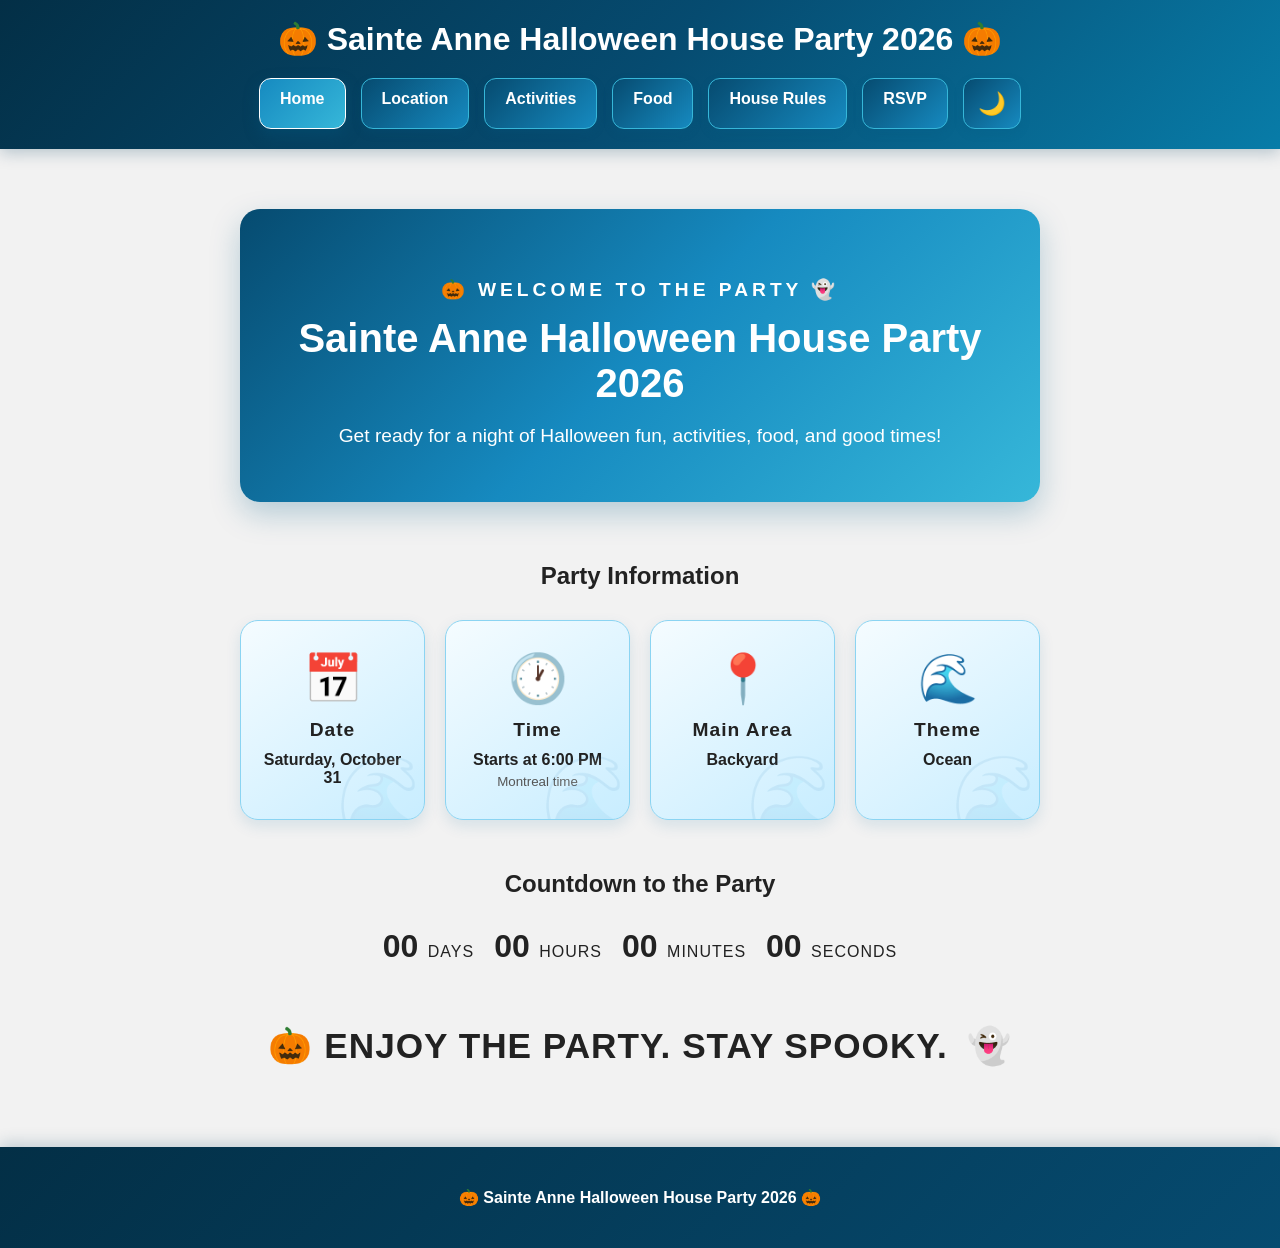
<file: index.html>
<!DOCTYPE html>
<html lang="en">

<head>
    <meta charset="UTF-8">
    <meta name="viewport" content="width=device-width, initial-scale=1.0">
    <title>Home | Sainte Anne Halloween House Party 2026</title>
    <link rel="stylesheet" href="style.css">
    <link rel="icon" type="image/png" href="favicon.png">
</head>

<body>
    <header>
        <h1>🎃 Sainte Anne Halloween House Party 2026 🎃</h1>

        <nav>
            <a href="index.html" class="active">Home</a>
            <a href="location.html">Location</a>
            <a href="activities.html">Activities</a>
            <a href="food.html">Food</a>
            <a href="rules.html">House Rules</a>
            <a href="https://docs.google.com/forms/d/e/1FAIpQLScJfGGc5i46G2d2zYc31j4U_l3uGAt6Nqcpy2O8xJawm2B4Yw/viewform" target="_blank">RSVP</a>
            <button id="theme-toggle" type="button" title="Toggle dark/light mode">🌙</button>
        </nav>

    </header>

    <main>
        <section class="hero-section">
            <p class="section-label">🎃 WELCOME TO THE PARTY 👻</p>
            <h2>Sainte Anne Halloween House Party 2026</h2>
            <p class="hero-intro">
                Get ready for a night of Halloween fun, activities, food, and good times!
            </p>
        </section>

        <h2>Party Information</h2>

        <div class="party-info">

            <div class="info-card">
                <span class="info-icon">📅</span>
                <h3>Date</h3>
                <p>Saturday, October <span class="date-number">31</span></p>
            </div>

            <div class="info-card">
                <span class="info-icon">🕐</span>
                <h3>Time</h3>
                <p>Starts at 6:00 PM</p>
                <small>Montreal time</small>
            </div>

            <div class="info-card">
                <span class="info-icon">📍</span>
                <h3>Main Area</h3>
                <p>Backyard</p>
            </div>

            <div class="info-card">
                <span class="info-icon">🌊</span>
                <h3>Theme</h3>
                <p>Ocean</p>
            </div>

        </div>

        <h2>Countdown to the Party</h2>
        <div id="countdown">
            <div>
                <span id="days">00</span>
                <small>DAYS</small>
            </div>

            <div>
                <span id="hours">00</span>
                <small>HOURS</small>
            </div>

            <div>
                <span id="minutes">00</span>
                <small>MINUTES</small>
            </div>

            <div>
                <span id="seconds">00</span>
                <small>SECONDS</small>
            </div>
        </div>

        <p class="party-closing">
            🎃 ENJOY THE PARTY. STAY SPOOKY.
            <span class="spooky-ghost">👻</span>
        </p>
    </main>

    <footer>
        <p>🎃 Sainte Anne Halloween House Party 2026 🎃</p>
    </footer>

    <script src="script.js" defer></script>
</body>

</html>
</file>
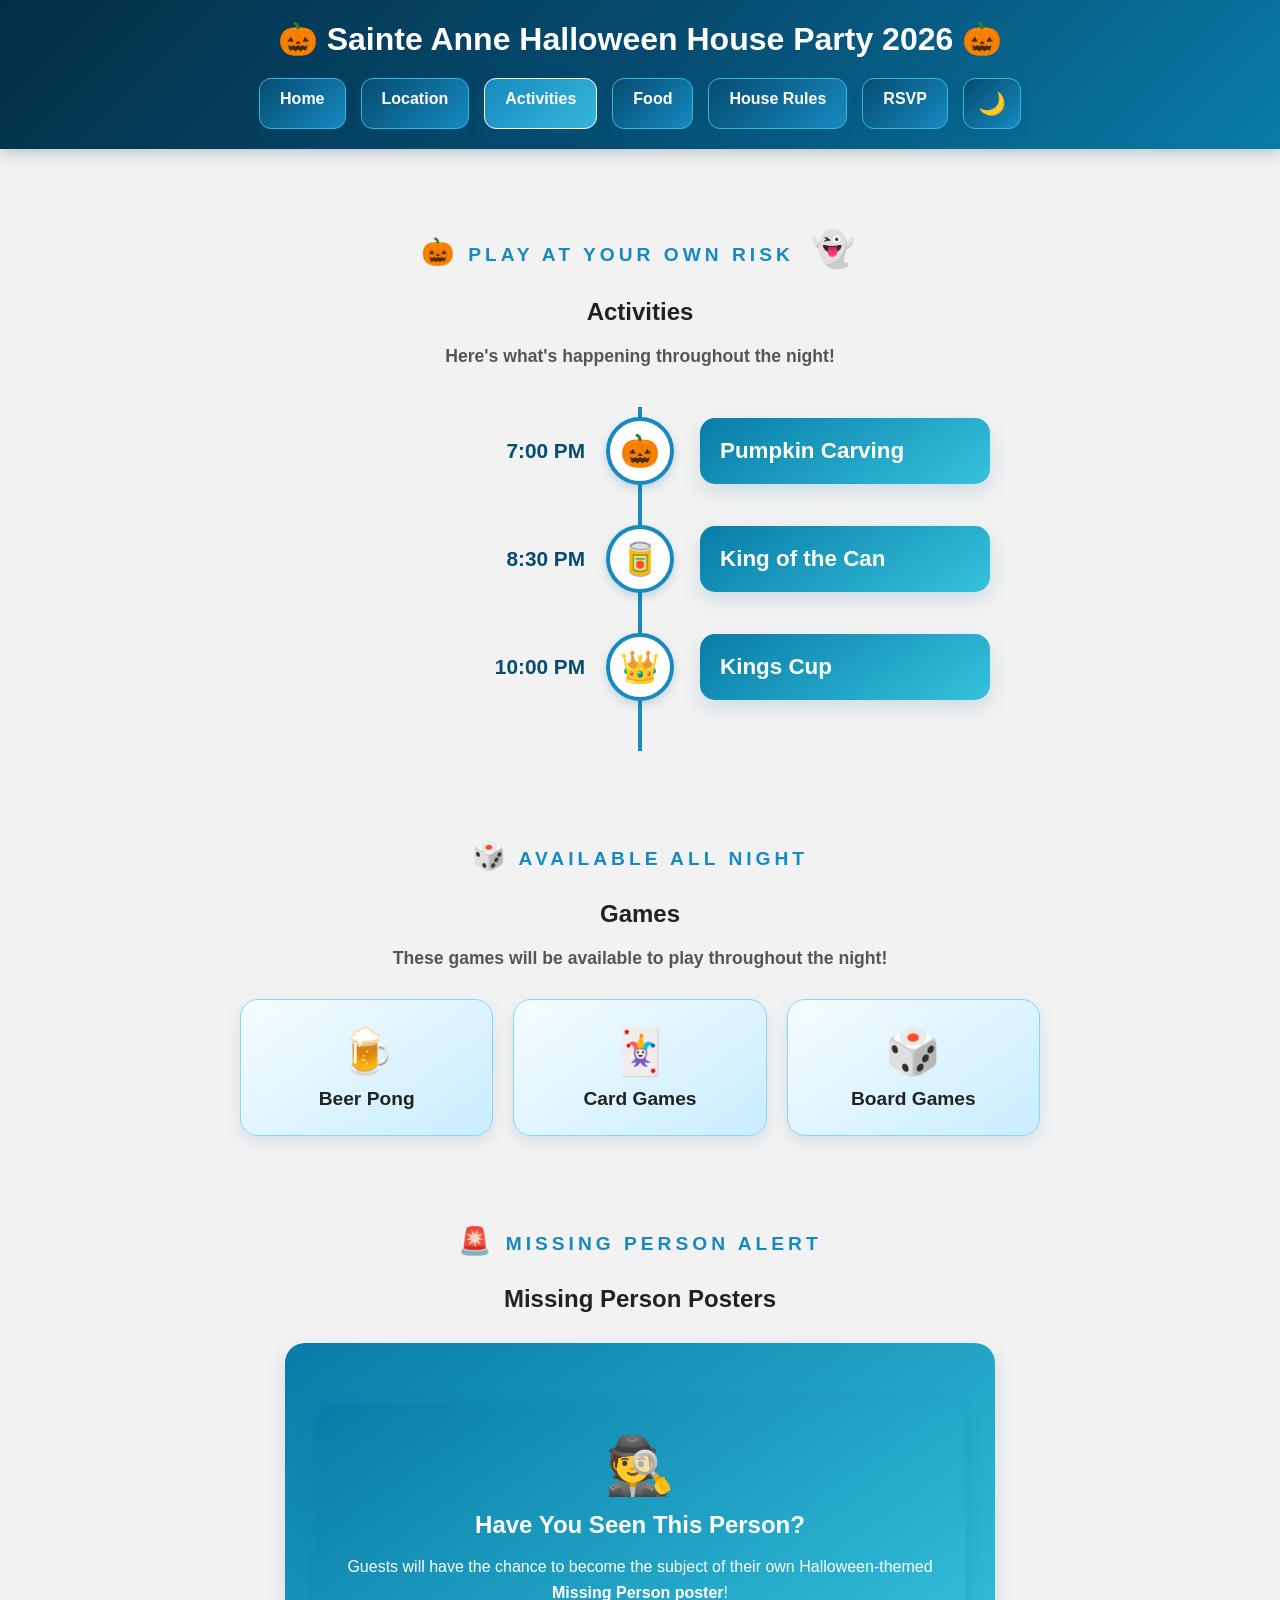
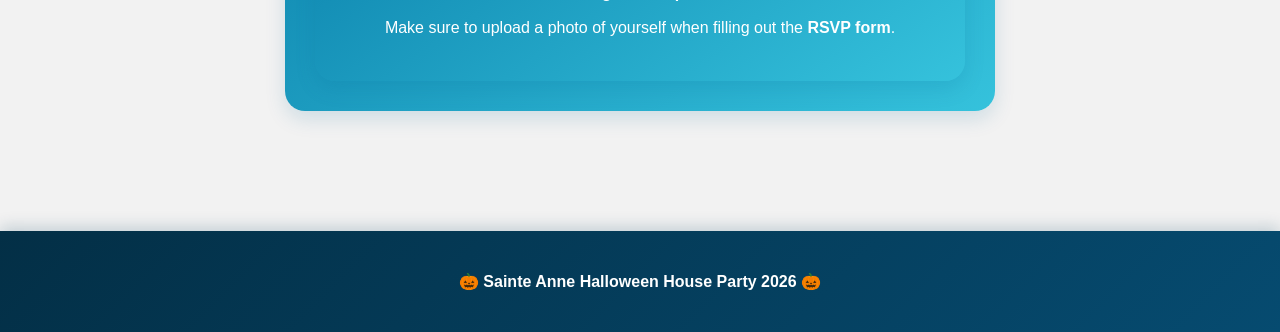
<file: activities.html>
<!DOCTYPE html>
<html lang="en">

<head>
    <meta charset="UTF-8">
    <meta name="viewport" content="width=device-width, initial-scale=1.0">
    <title>Activities | Sainte Anne Halloween House Party 2026</title>
    <link rel="stylesheet" href="style.css">
    <link rel="icon" type="image/png" href="favicon.png">
</head>

<body>
    <header>
        <h1>🎃 Sainte Anne Halloween House Party 2026 🎃</h1>

        <nav>
            <a href="index.html">Home</a>
            <a href="location.html">Location</a>
            <a href="activities.html" class="active">Activities</a>
            <a href="food.html">Food</a>
            <a href="rules.html">House Rules</a>
            <a href="https://docs.google.com/forms/d/e/1FAIpQLScJfGGc5i46G2d2zYc31j4U_l3uGAt6Nqcpy2O8xJawm2B4Yw/viewform" target="_blank">RSVP</a>
            <button id="theme-toggle" type="button" title="Toggle dark/light mode">🌙</button>
        </nav>

    </header>

    <main>
        <section class="activities-section">

            <p class="section-label">
                <span class="label-icon">🎃</span> PLAY AT YOUR OWN RISK <span class="spooky-ghost">👻</span>
            </p>

            <h2>Activities</h2>
            <p class="section-intro">
                Here's what's happening throughout the night!
            </p>

            <div class="activity-timeline">

                <div class="timeline-item">
                    <div class="timeline-time">7:00 PM</div>

                    <div class="timeline-dot">🎃</div>

                    <div class="timeline-content">
                        <h3>Pumpkin Carving</h3>
                    </div>
                </div>

                <div class="timeline-item">
                    <div class="timeline-time">8:30 PM</div>

                    <div class="timeline-dot">🥫</div>

                    <div class="timeline-content">
                        <h3>King of the Can</h3>
                    </div>
                </div>

                <div class="timeline-item">
                    <div class="timeline-time">10:00 PM</div>

                    <div class="timeline-dot">👑</div>

                    <div class="timeline-content">
                        <h3>Kings Cup</h3>
                    </div>
                </div>

            </div>

            <section class="all-night-section">

                <p class="section-label">
                    <span class="label-icon">🎲</span> AVAILABLE ALL NIGHT
                </p>

                <h2>Games</h2>

                <p class="section-intro">
                    These games will be available to play throughout the night!
                </p>

                <div class="all-night-games">

                    <div class="game-card">
                        <span>🍺</span>
                        <h3>Beer Pong</h3>
                    </div>

                    <div class="game-card">
                        <span>🃏</span>
                        <h3>Card Games</h3>
                    </div>

                    <div class="game-card">
                        <span>🎲</span>
                        <h3>Board Games</h3>
                    </div>

                </div>
            </section>

            <section class="missing-person-section">
                <p class="section-label">
                    <span class="label-icon">🚨</span> MISSING PERSON ALERT
                </p>

                <h2>Missing Person Posters</h2>

                <div class="missing-person-card">
                    <div class="missing-person-card">

                        <span class="missing-person-icon">🕵️</span>

                        <h3>Have You Seen This Person?</h3>

                        <p>
                            Guests will have the chance to become the subject of their own
                            Halloween-themed <strong>Missing Person poster</strong>!
                        </p>

                        <p>
                            Make sure to upload a photo of yourself when filling out the
                            <strong>RSVP form</strong>.
                        </p>
                    </div>

            </section>

        </section>
    </main>

    <footer>
        <p>🎃 Sainte Anne Halloween House Party 2026 🎃</p>
    </footer>

    <script src="script.js" defer></script>
</body>

</html>
</file>
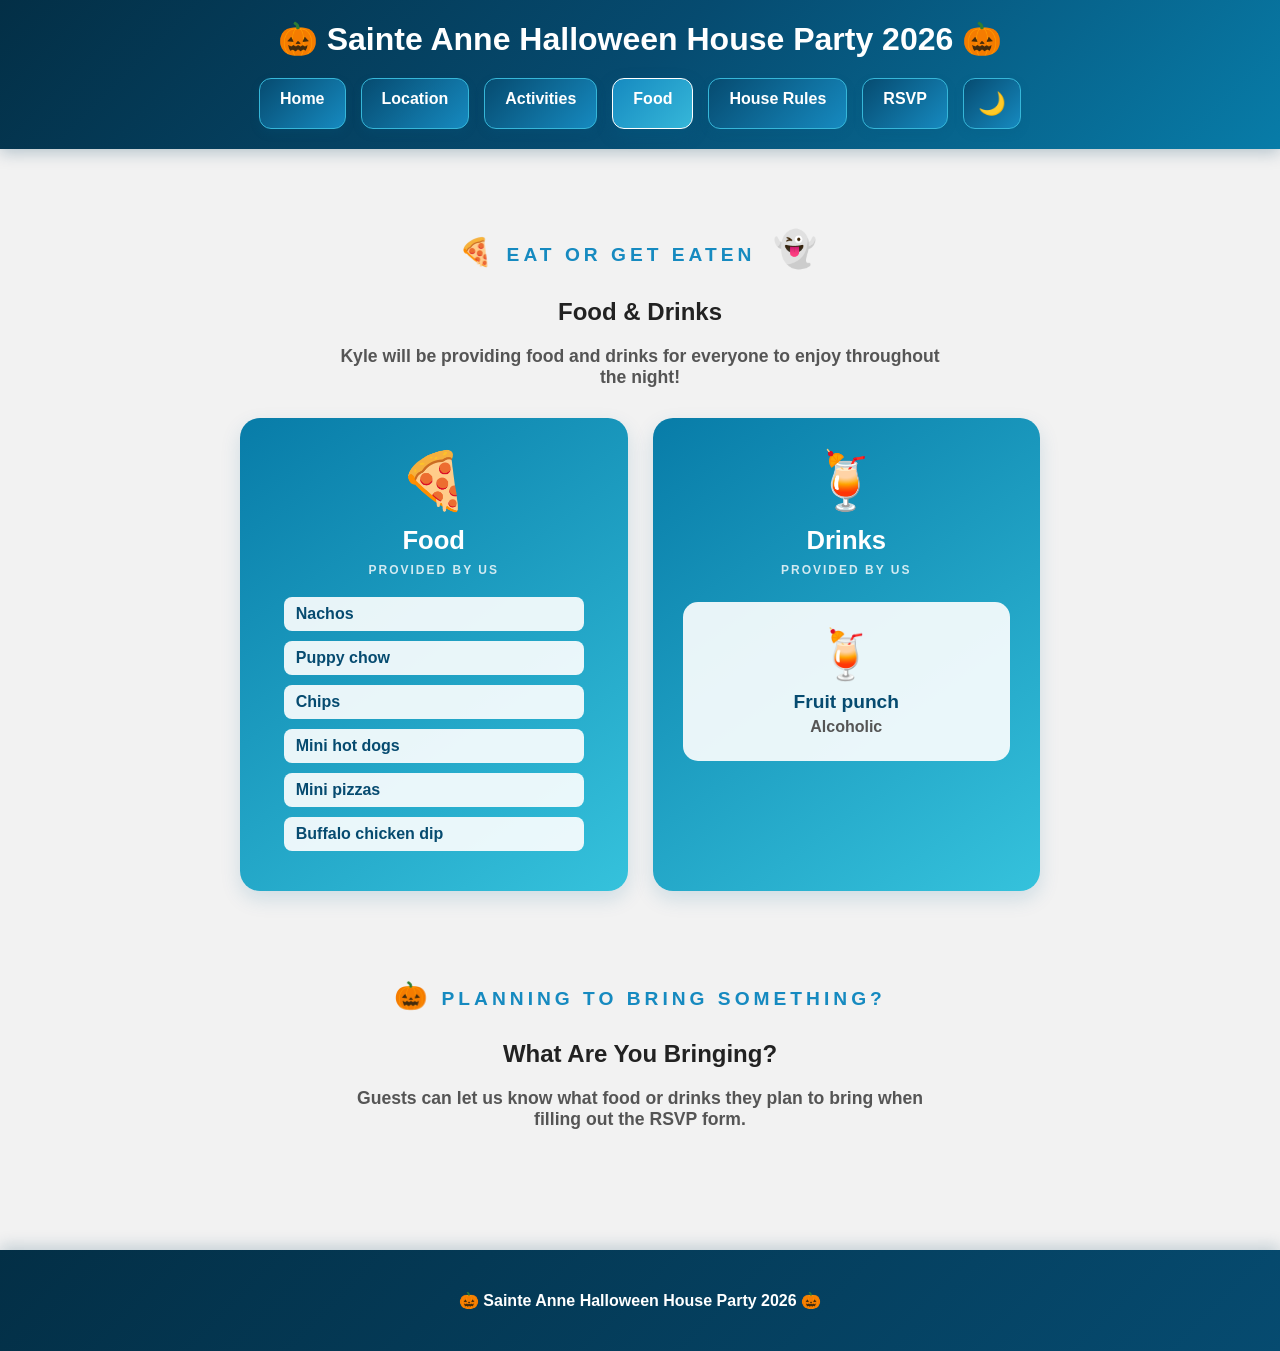
<file: food.html>
<!DOCTYPE html>
<html lang="en">

<head>
    <meta charset="UTF-8">
    <meta name="viewport" content="width=device-width, initial-scale=1.0">
    <title>Food | Sainte Anne Halloween House Party 2026</title>
    <link rel="stylesheet" href="style.css">
    <link rel="icon" type="image/png" href="favicon.png">
</head>

<body>
    <header>
        <h1>🎃 Sainte Anne Halloween House Party 2026 🎃</h1>

        <nav>
            <a href="index.html">Home</a>
            <a href="location.html">Location</a>
            <a href="activities.html">Activities</a>
            <a href="food.html" class="active">Food</a>
            <a href="rules.html">House Rules</a>
            <a href="https://docs.google.com/forms/d/e/1FAIpQLScJfGGc5i46G2d2zYc31j4U_l3uGAt6Nqcpy2O8xJawm2B4Yw/viewform" target="_blank">RSVP</a>
            <button id="theme-toggle" type="button" title="Toggle dark/light mode">🌙</button>
        </nav>

    </header>

    <main>
        <section class="food-section">
            <p class="section-label">
                <span class="label-icon">🍕</span> EAT OR GET EATEN <span class="spooky-ghost">👻</span>
            </p>

            <h2>Food & Drinks</h2>

            <p class="section-intro">
                Kyle will be providing food and drinks for everyone to enjoy throughout the night!
            </p>

            <div class="food-categories">

                <div class="food-card featured">
                    <span class="food-icon">🍕</span>

                    <h3>Food</h3>

                    <p class="food-type">PROVIDED BY US</p>

                    <ul>
                        <li>Nachos</li>
                        <li>Puppy chow</li>
                        <li>Chips</li>
                        <li>Mini hot dogs</li>
                        <li>Mini pizzas</li>
                        <li>Buffalo chicken dip</li>
                    </ul>
                </div>

                <div class="food-card featured">
                    <span class="food-icon">🍹</span>

                    <h3>Drinks</h3>

                    <p class="food-type">PROVIDED BY US</p>

                    <div class="featured-drink">
                        <span>🍹</span>
                        <p>Fruit punch</p>
                        <small>Alcoholic</small>
                    </div>
                </div>
            </div>

            <section class="guest-food-section">

                <p class="section-label">
                    <span class="label-icon">🎃</span> PLANNING TO BRING SOMETHING?
                </p>

                <h2>What Are You Bringing?</h2>

                <p class="section-intro">
                    Guests can let us know what food or drinks they plan to bring when filling out the RSVP form.
                </p>

            </section>

        </section>

    </main>

    <footer>
        <p>🎃 Sainte Anne Halloween House Party 2026 🎃</p>
    </footer>

    <script src="script.js" defer></script>

</body>

</html>
</file>
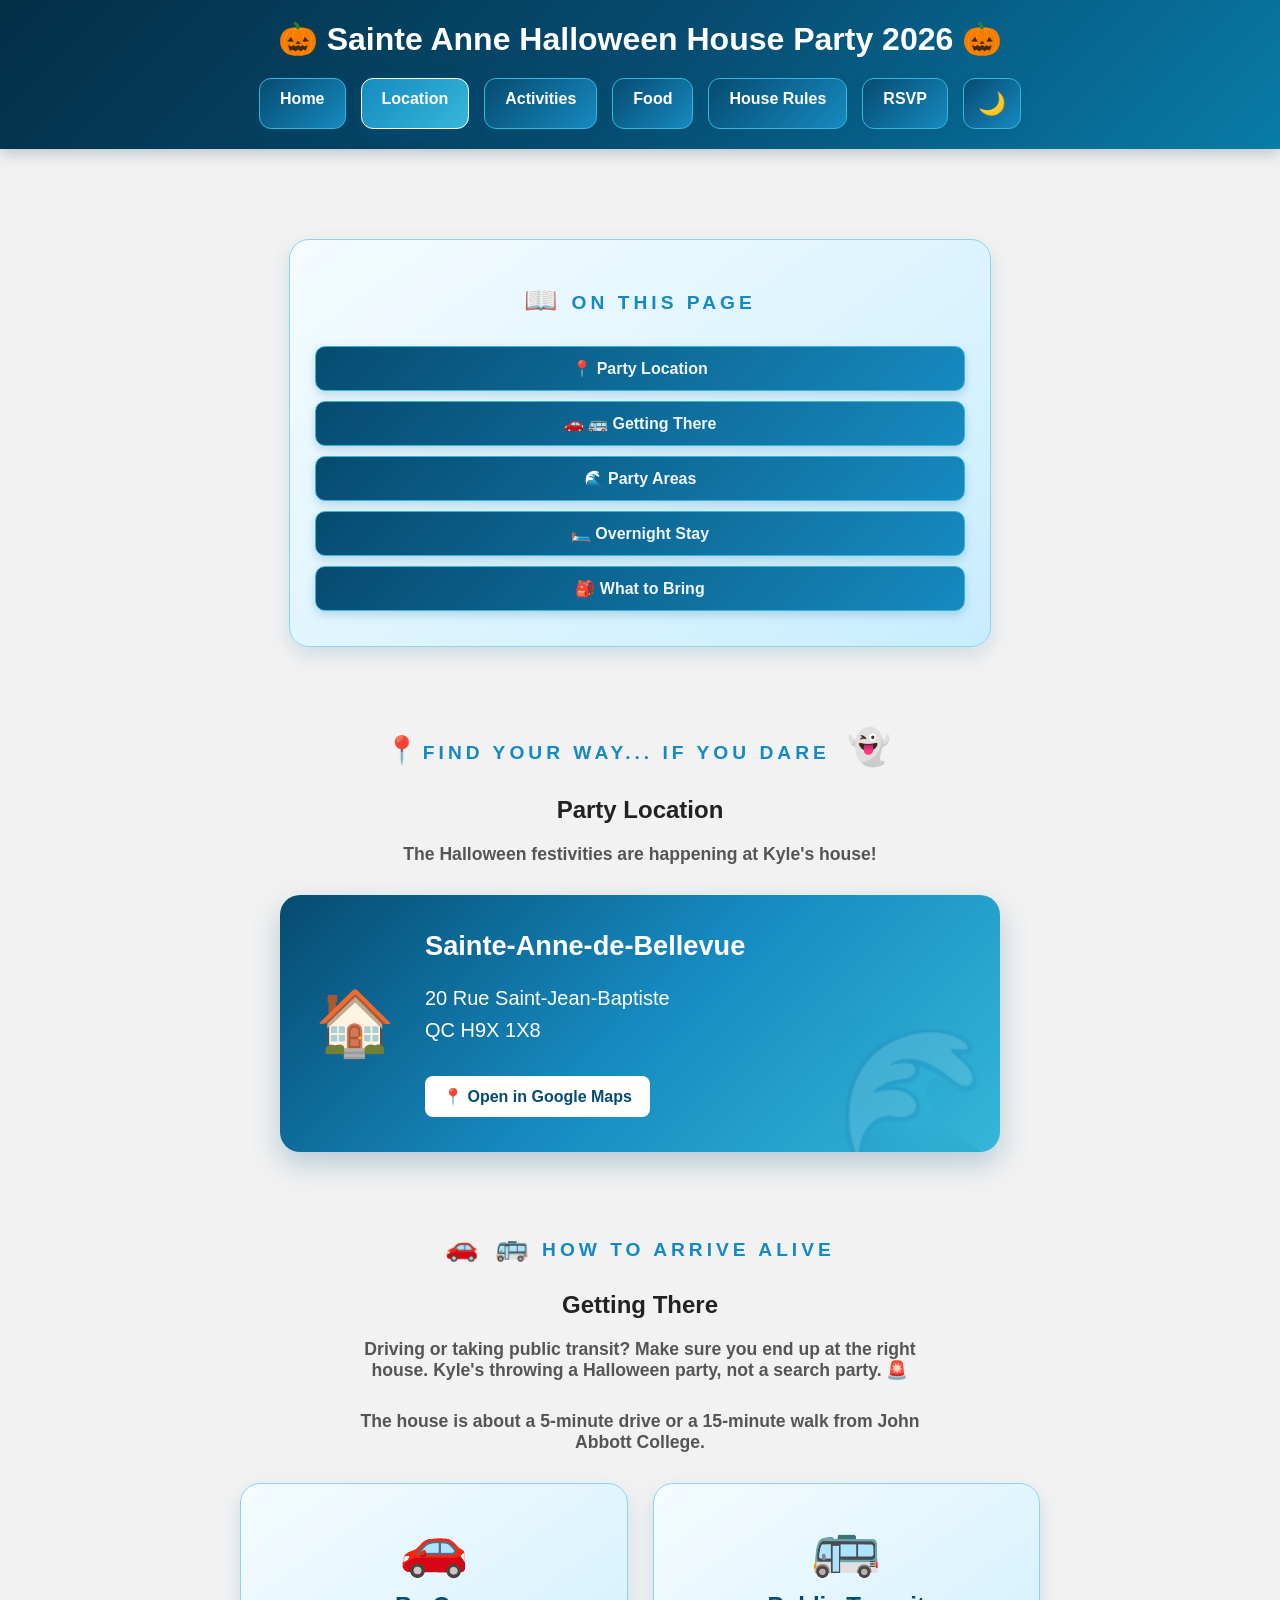
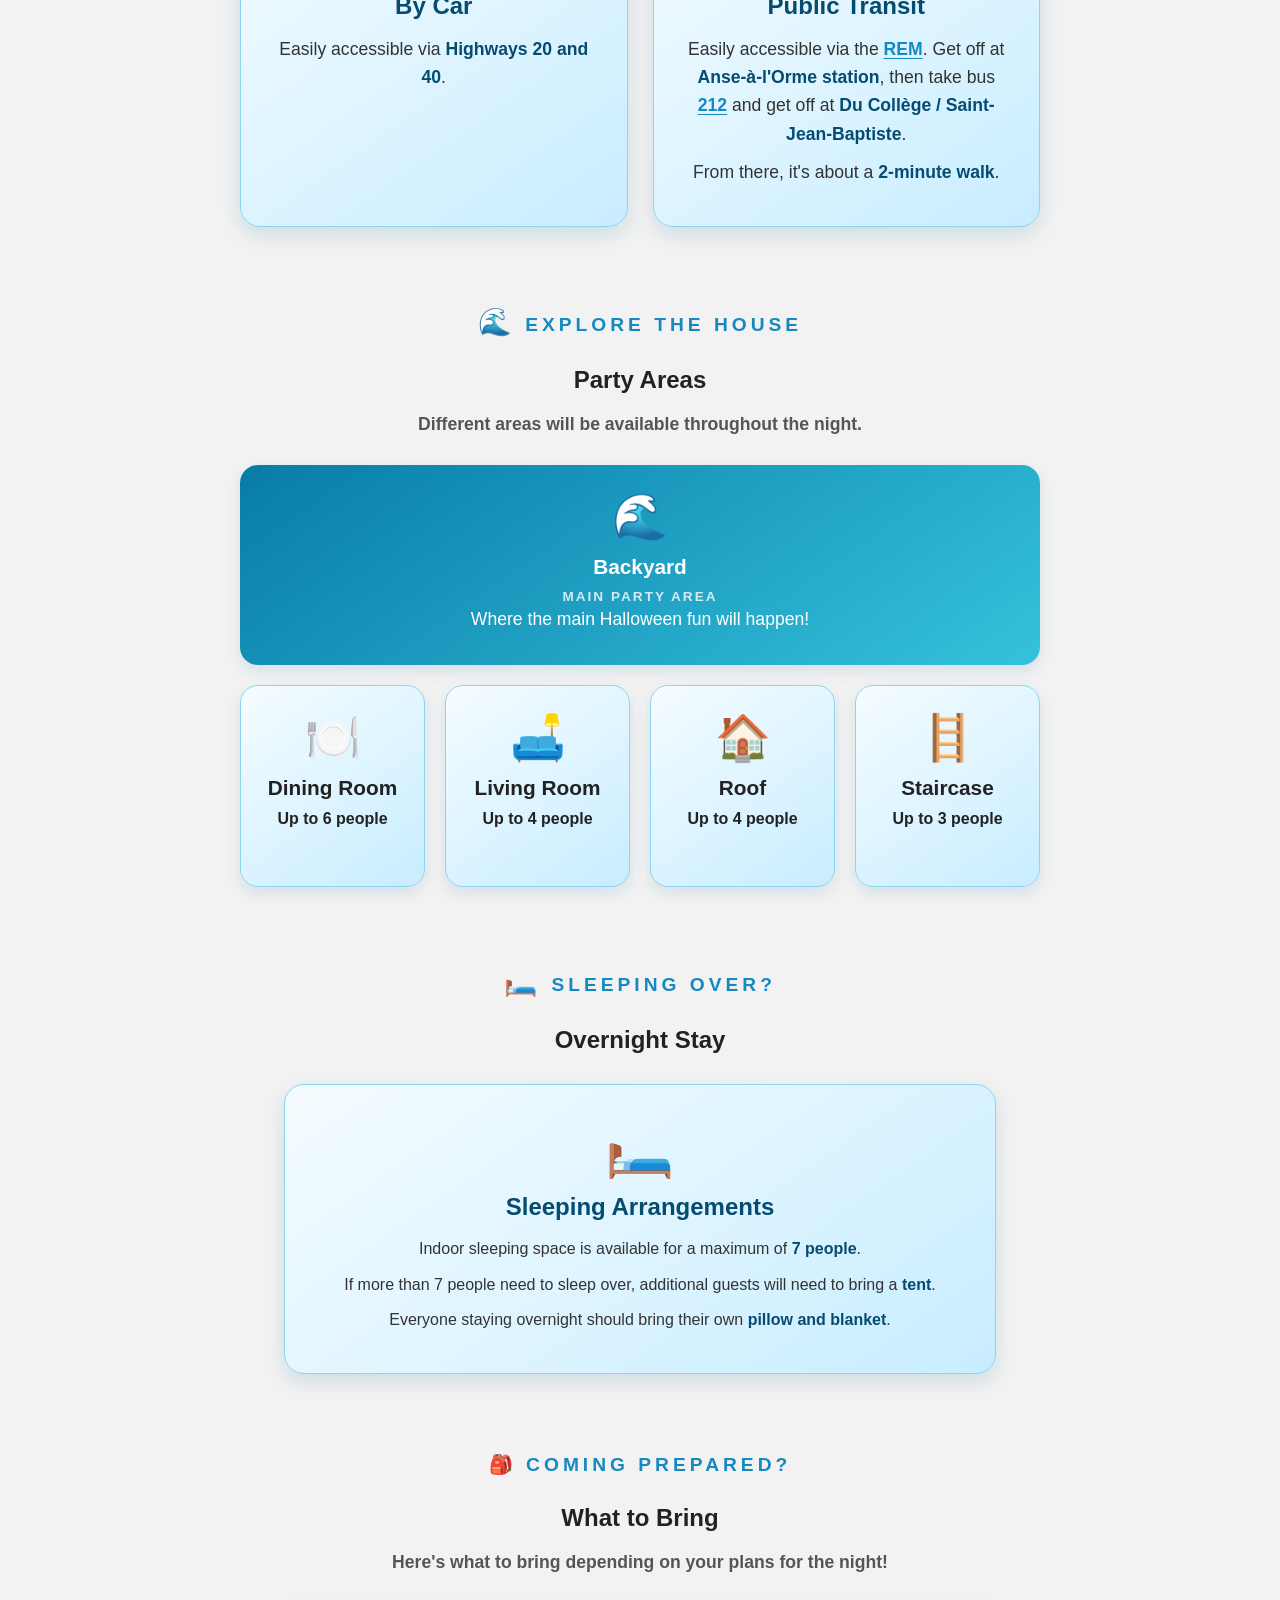
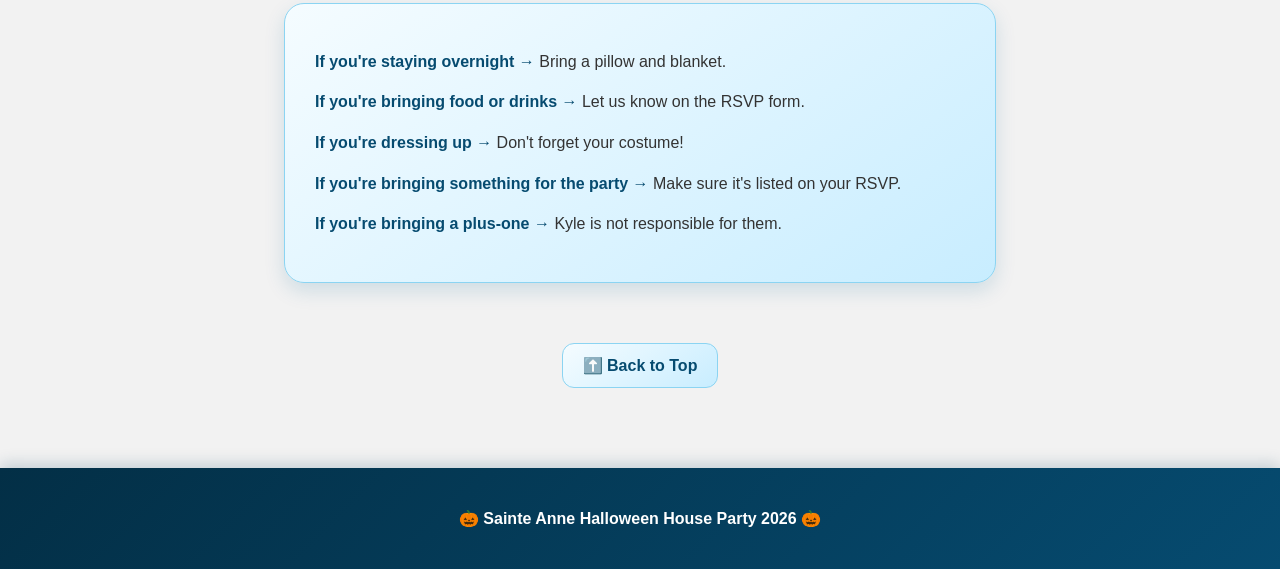
<file: location.html>
<!DOCTYPE html>
<html lang="en">

<head>
    <meta charset="UTF-8">
    <meta name="viewport" content="width=device-width, initial-scale=1.0">
    <title>Location | Sainte Anne Halloween House Party 2026</title>
    <link rel="stylesheet" href="style.css">
    <link rel="icon" type="image/png" href="favicon.png">
</head>

<body>
    <header id="top">
        <h1>🎃 Sainte Anne Halloween House Party 2026 🎃</h1>

        <nav>
            <a href="index.html">Home</a>
            <a href="location.html" class="active">Location</a>
            <a href="activities.html">Activities</a>
            <a href="food.html">Food</a>
            <a href="rules.html">House Rules</a>
            <a href="https://docs.google.com/forms/d/e/1FAIpQLScJfGGc5i46G2d2zYc31j4U_l3uGAt6Nqcpy2O8xJawm2B4Yw/viewform" target="_blank">RSVP</a>
            <button id="theme-toggle" type="button" title="Toggle dark/light mode">🌙</button>
        </nav>

    </header>

    <main>

        <!--ON THIS PAGE-->

        <nav class="table-of-contents" aria-label="On this page">
            <p class="section-label">
                <span class="label-icon">📖</span> ON THIS PAGE
            </p>

            <a href="#party-location">📍 Party Location</a>
            <a href="#getting-there">🚗 🚌 Getting There</a>
            <a href="#party-areas">🌊 Party Areas</a>
            <a href="#overnight-stay">🛏️ Overnight Stay</a>
            <a href="#what-to-bring">🎒 What to Bring</a>
        </nav>

        <!--LOCATION SECTION: -->
        <section class="location-section" id="party-location">

            <p class="section-label">
                <span class="label-icon">📍</span>FIND YOUR WAY... IF YOU DARE <span class="spooky-ghost">👻</span>
            </p>

            <h2>Party Location</h2>
            <p class="section-intro">
                The Halloween festivities are happening at Kyle's house!
            </p>

            <div class="location-card">
                <div class="location-icon">🏠</div>

                <div class="location-details">
                    <h3>Sainte-Anne-de-Bellevue</h3>
                    <p>20 Rue Saint-Jean-Baptiste<br>QC H9X 1X8</p>

                    <a class="party-address"
                        href="https://www.google.com/maps/place/20+Rue+Saint-Jean-Baptiste,+Sainte-Anne-de-Bellevue,+QC+H9X+1X8/@45.4051238,-73.9546208,17z/data=!3m1!4b1!4m6!3m5!1s0x4cc938465160c3bb:0x2d4800e8e1003903!8m2!3d45.4051238!4d-73.9520405!16s%2Fg%2F11cs6vmq4q?entry=ttu&g_ep=EgoyMDI2MTAwNC4wIKXMDSoASAFQAw%3D%3D"
                        target="_blank">
                        📍 Open in Google Maps
                    </a>
                </div>
            </div>
        </section>

        <!--GETTING THERE: -->
        <section class="getting-there-section" id="getting-there">
            <p class="section-label">
                <span class="label-icon">🚗 🚌</span> HOW TO ARRIVE ALIVE
            </p>

            <h2>Getting There</h2>
            <p class="section-intro">
                Driving or taking public transit? Make sure you end up at the right house.
                Kyle's throwing a Halloween party, not a search party. 🚨
            </p>

            <p class="section-intro">
                The house is about a 5-minute drive or a 15-minute walk from John Abbott College.
            </p>

            <div class="transport-options">
                <div class="transport-card">
                    <span class="transport-icon">🚗</span>

                    <h3>By Car</h3>

                    <p>
                        Easily accessible via <strong>Highways 20 and 40</strong>.
                    </p>
                </div>

                <div class="transport-card">
                    <span class="transport-icon">🚌</span>

                    <h3>Public Transit</h3>

                    <p>
                        Easily accessible via the <a class="transit-link" href="https://rem.info/en" target="_blank"
                            rel="noopener noreferrer">REM</a>. Get off at <strong>Anse-à-l'Orme station</strong>, then
                        take bus <a class="transit-link" href="https://www.stm.info/en" target="_blank"
                            rel="noopener noreferrer">212</a> and get off at <strong>Du Collège /
                            Saint-Jean-Baptiste</strong>.
                    </p>

                    <p>
                        From there, it's about a <strong>2-minute walk</strong>.
                    </p>
                </div>
            </div>
        </section>

        <!--PARTY AREAS: -->
        <section class="areas-section" id="party-areas">

            <p class="section-label">
                <span class="label-icon">🌊</span> EXPLORE THE HOUSE
            </p>

            <h2>Party Areas</h2>
            <p class="section-intro">
                Different areas will be available throughout the night.
            </p>

            <div class="party-areas">

                <div class="party-area featured">
                    <span class="area-icon">🌊</span>
                    <h3>Backyard</h3>
                    <p class="area-type">MAIN PARTY AREA</p>
                    <p class="featured-description">Where the main Halloween fun will happen!</p>
                </div>

                <div class="party-area">
                    <span class="area-icon">🍽️</span>
                    <h3>Dining Room</h3>
                    <p class="capacity">Up to 6 people</p>
                </div>

                <div class="party-area">
                    <span class="area-icon">🛋️</span>
                    <h3>Living Room</h3>
                    <p class="capacity">Up to 4 people</p>
                </div>

                <div class="party-area">
                    <span class="area-icon">🏠</span>
                    <h3>Roof</h3>
                    <p class="capacity">Up to 4 people</p>
                </div>

                <div class="party-area">
                    <span class="area-icon">🪜</span>
                    <h3>Staircase</h3>
                    <p class="capacity">Up to 3 people</p>
                </div>

            </div>
        </section>

        <!-- STAYING OVERNIGHT -->

        <section class="overnight-section" id="overnight-stay">

            <p class="section-label">
                <span class="label-icon">🛏️</span> SLEEPING OVER?
            </p>

            <h2>Overnight Stay</h2>

            <div class="overnight-card">

                <span class="overnight-icon">🛏️</span>

                <h3>Sleeping Arrangements</h3>

                <p>
                    Indoor sleeping space is available for a maximum of
                    <strong>7 people</strong>.
                </p>

                <p>
                    If more than 7 people need to sleep over, additional guests
                    will need to bring a <strong>tent</strong>.
                </p>

                <p>
                    Everyone staying overnight should bring their own
                    <strong>pillow and blanket</strong>.
                </p>

            </div>

        </section>

        <!-- WHAT TO BRING -->

        <section class="what-to-bring-section" id="what-to-bring">
            <p class="section-label">🎒 COMING PREPARED?</p>

            <h2>What to Bring</h2>
            <p class="section-intro">
                Here's what to bring depending on your plans for the night!
            </p>

            <div class="what-to-bring-card">
                <p><strong>If you're staying overnight →</strong> Bring a pillow and blanket.</p>
                <p><strong>If you're bringing food or drinks →</strong> Let us know on the RSVP form.</p>
                <p><strong>If you're dressing up →</strong> Don't forget your costume!</p>
                <p><strong>If you're bringing something for the party →</strong> Make sure it's listed on your RSVP.</p>
                <p><strong>If you're bringing a plus-one → </strong> Kyle is not responsible for them.</p>
            </div>
        </section>

        <div class="back-to-top">
            <a href="#top">⬆️ Back to Top</a>
        </div>

    </main>

    <footer>
        <p>🎃 Sainte Anne Halloween House Party 2026 🎃</p>
    </footer>

    <script src="script.js" defer></script>
</body>

</html>
</file>
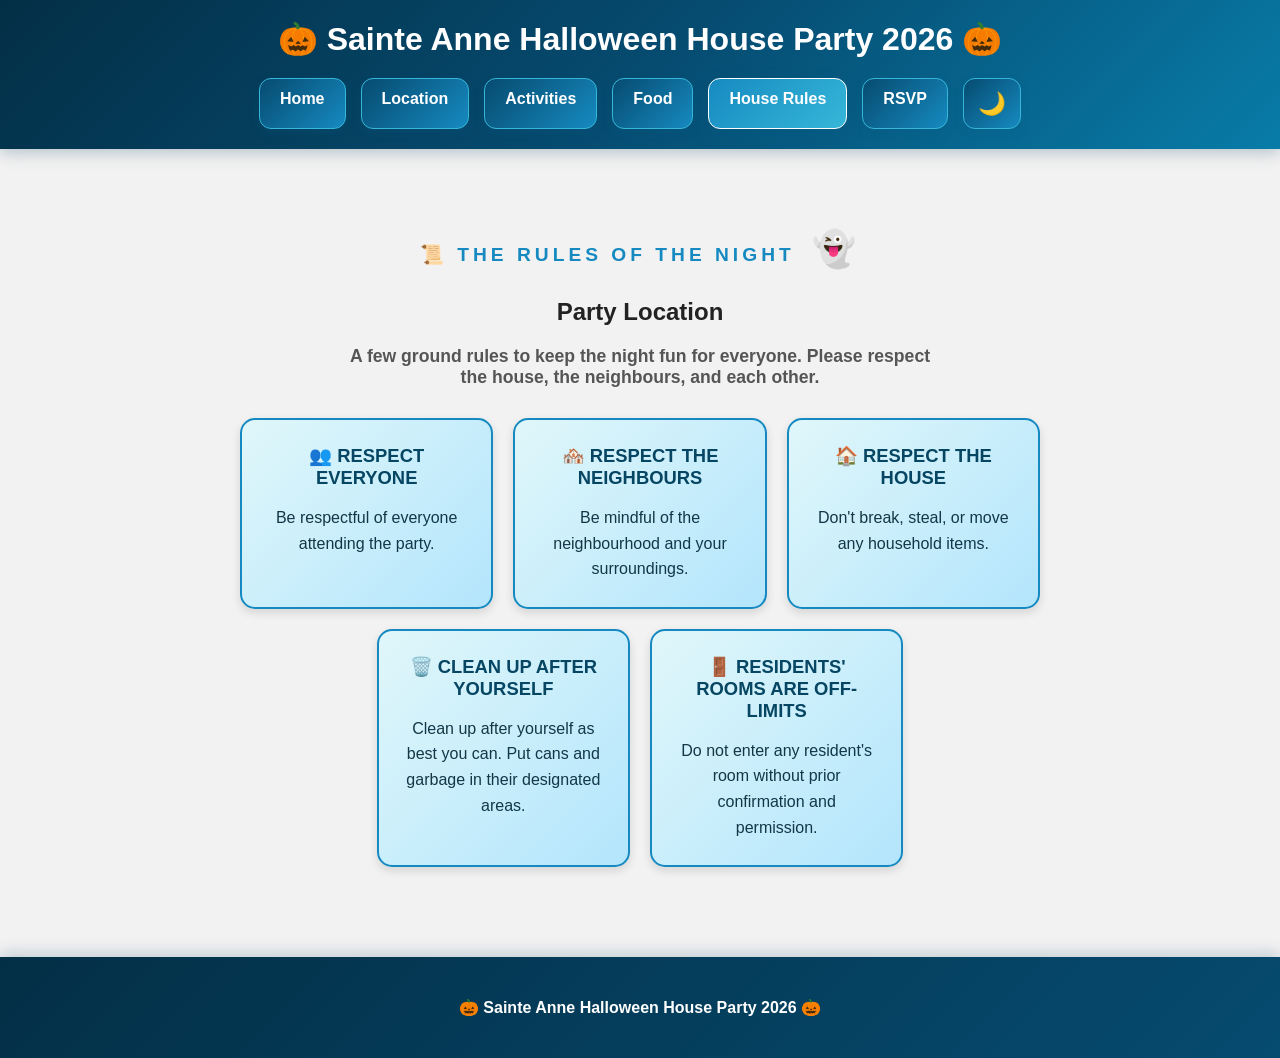
<file: rules.html>
<!DOCTYPE html>
<html lang="en">

<head>
    <meta charset="UTF-8">
    <meta name="viewport" content="width=device-width, initial-scale=1.0">
    <title>House Rules | Sainte Anne Halloween House Party 2026</title>
    <link rel="stylesheet" href="style.css">
    <link rel="icon" type="image/png" href="favicon.png">
</head>

<body>
    <header>
        <h1>🎃 Sainte Anne Halloween House Party 2026 🎃</h1>

        <nav>
            <a href="index.html">Home</a>
            <a href="location.html">Location</a>
            <a href="activities.html">Activities</a>
            <a href="food.html">Food</a>
            <a href="rules.html" class="active">House Rules</a>
            <a href="https://docs.google.com/forms/d/e/1FAIpQLScJfGGc5i46G2d2zYc31j4U_l3uGAt6Nqcpy2O8xJawm2B4Yw/viewform" target="_blank">RSVP</a>
            <button id="theme-toggle" type="button" title="Toggle dark/light mode">🌙</button>
        </nav>

    </header>

    <main>
        <p class="section-label">
            📜 THE RULES OF THE NIGHT <span class="spooky-ghost">👻</span>
        </p>

        <h2>Party Location</h2>
        <p class="section-intro">
            A few ground rules to keep the night fun for everyone.
            Please respect the house, the neighbours, and each other.
        </p>

        <section class="rules-container">
            <article class="rule-card">
                <h2>👥 RESPECT EVERYONE</h2>
                <p>Be respectful of everyone attending the party.</p>
            </article>

            <article class="rule-card">
                <h2>🏘️ RESPECT THE NEIGHBOURS</h2>
                <p>Be mindful of the neighbourhood and your surroundings.</p>
            </article>

            <article class="rule-card">
                <h2>🏠 RESPECT THE HOUSE</h2>
                <p>Don't break, steal, or move any household items.</p>
            </article>

            <article class="rule-card">
                <h2>🗑️ CLEAN UP AFTER YOURSELF</h2>
                <p>Clean up after yourself as best you can. Put cans and garbage in their designated areas.</p>
            </article>

            <article class="rule-card">
                <h2>🚪 RESIDENTS' ROOMS ARE OFF-LIMITS</h2>
                <p>Do not enter any resident's room without prior confirmation and permission.</p>
            </article>
        </section>

    </main>

    <footer>
        <p>🎃 Sainte Anne Halloween House Party 2026 🎃</p>
    </footer>

    <script src="script.js" defer></script>
</body>

</html>
</file>
<file: style.css>
/* General */

html {
    scroll-behavior: smooth;
}

body {
    margin: 0;
    font-family: Arial, sans-serif;
    text-align: center;
    background-color: #f2f2f2;
    color: #222;
}

/* Header */

header {
    padding: 20px;
    color: white;
    background: linear-gradient(135deg, #032f46, #064b70, #087ca8);
    box-shadow: 0 4px 15px rgba(0, 60, 90, 0.25);
}

h1 {
    margin: 0 0 20px;
}

/* Navigation */

nav {
    display: flex;
    justify-content: center;
    gap: 15px;
    flex-wrap: wrap;
}

nav a {
    position: relative;
    padding: 11px 20px;
    color: white;
    text-decoration: none;
    font-weight: bold;
    background: linear-gradient(135deg, #064b70, #168ac0);
    border: 1px solid #36b7d9;
    border-radius: 12px;
    box-shadow: 0 4px 10px rgba(0, 90, 130, 0.2);
    transition: 0.25s ease;
}

nav a:hover {
    background: linear-gradient(135deg, #168ac0, #36b7d9);
    transform: translateY(-4px);
    box-shadow: 0 8px 18px rgba(0, 90, 130, 0.3);
}

nav a.active {
    background: linear-gradient(135deg, #168ac0, #36b7d9);
    border-color: white;
    box-shadow: 0 6px 15px rgba(0, 90, 130, 0.35);
}

/* Back to Top */

.back-to-top {
    margin: 40px auto 20px;
    text-align: center;
}

.back-to-top a {
    display: inline-block;
    padding: 12px 20px;
    color: #064b70;
    font-weight: bold;
    text-decoration: none;
    background: linear-gradient(145deg, #f5fcff, #c8edff);
    border: 1px solid #8bd4f2;
    border-radius: 12px;
    transition: 0.25s ease;
}

.back-to-top a:hover {
    transform: translateY(-4px);
    box-shadow: 0 8px 18px rgba(0, 100, 150, 0.2);
}

/* Main Content */

main {
    max-width: 800px;
    margin: 40px auto;
    padding: 20px;
}

main a {
    display: inline-block;
    color: inherit;
    text-decoration: none;
    font-weight: normal;
    transition: 0.2s ease;
}

main a:hover {
    font-weight: bold;
    transform: scale(1.05);
}

.label-icon {
    font-size: 1.4em;
}

/* Hero Section */

.hero-section {
    margin-bottom: 60px;
    padding: 50px 30px;
    color: white;
    background: linear-gradient(135deg, #064b70, #168ac0, #36b7d9);
    border-radius: 20px;
    box-shadow: 0 12px 30px rgba(0, 90, 130, 0.25);
}

.hero-section .section-label {
    margin-bottom: 15px;
    color: white;
}

.hero-section h2 {
    margin: 0 0 15px;
    font-size: 2.5rem;
}

.hero-intro {
    max-width: 650px;
    margin: 0 auto;
    font-size: 1.2rem;
    line-height: 1.6;
}

/* Table of Contents */

.table-of-contents {
    display: block;
    max-width: 650px;
    margin: 30px auto 60px;
    padding: 25px;
    text-align: center;
    background: linear-gradient(145deg, #f5fcff, #c8edff);
    border: 1px solid #8bd4f2;
    border-radius: 20px;
    box-shadow: 0 8px 20px rgba(0, 100, 150, 0.15);
}

.table-of-contents .section-label {
    margin-bottom: 20px;
}

.table-of-contents a {
    display: block;
    margin: 10px auto;
    padding: 12px 15px;
    color: #f0f7fa;
    font-weight: bold;
    text-decoration: none;
    background-color: rgba(255, 255, 255, 0.8);
    border-radius: 10px;
    transition: 0.25s ease;
}

.table-of-contents a:hover {
    color: white;
    background: linear-gradient(135deg, #168ac0, #36b7d9);
    transform: translateY(-3px);
}

/* Party Information */

.party-info {
    display: grid;
    grid-template-columns: repeat(4, 1fr);
    gap: 20px;
    margin: 30px auto 50px;
}

.info-card {
    position: relative;
    padding: 30px 15px;
    overflow: hidden;
    background: linear-gradient(145deg, #f5fcff, #c8edff);
    border: 1px solid #8bd4f2;
    border-radius: 18px;
    box-shadow: 0 6px 15px rgba(0, 100, 150, 0.12);
    transition: 0.3s ease;
}

.info-card::before {
    content: "🌊";
    position: absolute;
    right: -12px;
    bottom: -25px;
    font-size: 5rem;
    opacity: 0.08;
    transition: 0.3s ease;
}

.info-card:hover {
    transform: translateY(-10px) scale(1.02);
    box-shadow: 0 15px 30px rgba(0, 100, 150, 0.22);
}

.info-card:hover::before {
    transform: rotate(10deg) scale(1.15);
    opacity: 0.15;
}

.info-icon {
    display: block;
    margin-bottom: 12px;
    font-size: 3rem;
    transition: 0.3s ease;
}

.info-card:hover .info-icon {
    transform: translateY(-5px) scale(1.15) rotate(5deg);
}

.info-card h3 {
    margin: 0 0 10px;
    font-size: 1.2rem;
    letter-spacing: 1px;
}

.info-card p {
    margin: 0;
    font-weight: bold;
}

.info-card small {
    display: block;
    margin-top: 5px;
    color: #555;
}

.info-card a {
    color: inherit;
}

/* Countdown */
#countdown {
    display: flex;
    justify-content: center;
    gap: 20px;
    margin: 30px auto;
    flex-wrap: wrap;
}

#countdown div {
    color: #222;
}

#countdown span {
    font-size: 2rem;
    font-weight: bold;
}

#countdown small {
    font-size: 1rem;
    margin-left: 5px;
    letter-spacing: 1px;
}

/* Party Closing */

.party-closing {
    margin: 60px auto 20px;
    font-size: 2.2rem;
    font-weight: bold;
    color: #222;
    letter-spacing: 1px;
}

/* Location Page */

.location-section,
.areas-section {
    margin-bottom: 60px;
}

.section-label {
    display: inline-block;
    margin-bottom: 8px;
    color: #168ac0;
    font-size: 1.2rem;
    font-weight: bold;
    letter-spacing: 4px;
    text-transform: uppercase;
}

/* GHOST ANIMATION */
.spooky-ghost {
    display: inline-block;
    margin-left: 8px;
    font-size: 2.2rem;
    animation: ghostFloat 2s ease-in-out infinite;
}

@keyframes ghostFloat {

    0%,
    100% {
        transform: translateY(0) rotate(-5deg);
    }

    50% {
        transform: translateY(-10px) rotate(5deg);
    }
}

.section-intro {
    max-width: 600px;
    margin: 0 auto 30px;
    color: #555;
    font-size: 1.1rem;
    font-weight: bold;
}

/* Location Card */

.location-card {
    display: flex;
    align-items: center;
    gap: 30px;
    max-width: 650px;
    margin: 30px auto 0;
    padding: 35px;
    text-align: left;
    color: white;
    background: linear-gradient(135deg, #064b70, #168ac0, #36b7d9);
    border-radius: 20px;
    box-shadow: 0 12px 30px rgba(0, 90, 130, 0.25);
    position: relative;
    overflow: hidden;
}

.location-card::before {
    content: "🌊";
    position: absolute;
    right: -15px;
    bottom: -35px;
    font-size: 9rem;
    opacity: 0.12;
}

.location-icon {
    font-size: 4rem;
    min-width: 80px;
    text-align: center;
}

.location-details {
    position: relative;
    z-index: 1;
}

.location-details h3 {
    margin: 0 0 10px;
    font-size: 1.7rem;
}

.location-details p {
    font-size: 1.25rem;
    line-height: 1.6;
}

/* Google Maps Button */

.party-address {
    display: inline-block;
    margin-top: 10px;
    padding: 11px 18px;
    color: #064b70;
    text-decoration: none;
    font-weight: bold;
    background-color: white;
    border-radius: 8px;
    transition: 0.2s ease;
}

.party-address:hover {
    transform: translateY(-3px);
    box-shadow: 0 5px 12px rgba(0, 0, 0, 0.2);
}

/* Getting There */

.getting-there-section {
    margin-bottom: 60px;
}

.transport-options {
    display: grid;
    grid-template-columns: repeat(2, 1fr);
    gap: 25px;
    max-width: 800px;
    margin: 30px auto 0;
}

.transport-card {
    padding: 30px;
    text-align: center;
    background: linear-gradient(145deg, #f5fcff, #c8edff);
    border: 1px solid #8bd4f2;
    border-radius: 20px;
    box-shadow: 0 8px 20px rgba(0, 100, 150, 0.15);
    transition: 0.3s ease;
}

.transport-card:hover {
    transform: translateY(-8px);
    box-shadow: 0 15px 30px rgba(0, 100, 150, 0.25);
}

.transport-icon {
    display: block;
    margin-bottom: 12px;
    font-size: 3.5rem;
    transition: 0.3s ease;
}

.transport-card:hover .transport-icon {
    transform: scale(1.15) rotate(5deg);
}

.transport-card h3 {
    margin: 0 0 15px;
    font-size: 1.5rem;
    color: #064b70;
}

.transport-card p {
    margin: 10px 0;
    color: #333;
    font-size: 1.1rem;
    line-height: 1.6;
}

.transport-card strong {
    color: #064b70;
}

.transit-link {
    color: #168ac0;
    font-weight: bold;
    text-decoration: underline;
    text-underline-offset: 3px;
}

.transit-link:hover {
    color: #36b7d9;
}

/* Party Areas */

.party-areas {
    display: grid;
    grid-template-columns: repeat(4, 1fr);
    gap: 20px;
    max-width: 900px;
    margin: 30px auto 0;
}

.party-area {
    min-height: 150px;
    padding: 25px;
    text-align: center;
    background: linear-gradient(145deg, #f5fcff, #c8edff);
    border: 1px solid #8bd4f2;
    border-radius: 18px;
    box-shadow: 0 6px 15px rgba(0, 100, 150, 0.12);
    transition: 0.25s ease;
}

.party-area:hover {
    transform: translateY(-8px);
    box-shadow: 0 12px 25px rgba(0, 100, 150, 0.2);
}

.party-area.featured {
    background: linear-gradient(145deg, #087ca8, #35c2dc);
    color: white;
    border: none;
    grid-column: 1 / -1;
}

.party-area.featured .area-type {
    font-size: 0.85rem;
}

.featured-description {
    font-size: 1.1rem;
}

.area-icon {
    display: block;
    margin-bottom: 12px;
    font-size: 2.8rem;
}

.party-area h3 {
    margin: 0 0 10px;
    font-size: 1.3rem;
}

.party-area p {
    margin: 5px 0;
}

.area-type {
    font-size: 1.2rem;
    font-weight: bold;
    letter-spacing: 2px;
    opacity: 0.8;
}

.capacity {
    font-weight: bold;
}

/* Overnight Stay */

.overnight-section {
    margin-bottom: 60px;
}

.overnight-card {
    max-width: 650px;
    margin: 30px auto 0;
    padding: 30px;
    text-align: center;
    background: linear-gradient(145deg, #f5fcff, #c8edff);
    border: 1px solid #8bd4f2;
    border-radius: 20px;
    box-shadow: 0 8px 20px rgba(0, 100, 150, 0.15);
    transition: 0.3s ease;
}

.overnight-card:hover {
    transform: translateY(-8px);
    box-shadow: 0 15px 30px rgba(0, 100, 150, 0.25);
}

.overnight-icon {
    display: block;
    margin-bottom: 12px;
    font-size: 3.5rem;
}

.overnight-card h3 {
    margin: 0 0 15px;
    font-size: 1.5rem;
    color: #064b70;
}

.overnight-card p {
    margin: 10px 0;
    color: #333;
    font-size: 1rem;
    line-height: 1.6;
}

.overnight-card strong {
    color: #064b70;
}

/* What to Bring */

.what-to-bring-section {
    margin-bottom: 60px;
}

.what-to-bring-card {
    max-width: 650px;
    margin: 30px auto 0;
    padding: 30px;
    text-align: left;
    background: linear-gradient(145deg, #f5fcff, #c8edff);
    border: 1px solid #8bd4f2;
    border-radius: 20px;
    box-shadow: 0 8px 20px rgba(0, 100, 150, 0.15);
    transition: 0.3s ease;
}

.what-to-bring-card:hover {
    transform: translateY(-8px);
    box-shadow: 0 15px 30px rgba(0, 100, 150, 0.25);
}

.what-to-bring-card p {
    margin: 15px 0;
    color: #333;
    font-size: 1rem;
    line-height: 1.6;
}

.what-to-bring-card strong {
    color: #064b70;
}

/* Activities Page */

.activities-section,
.all-night-section {
    margin-bottom: 60px;
}

/* Activity Timeline */

.activity-timeline {
    position: relative;
    max-width: 700px;
    margin: 40px auto 0;
    padding: 10px 0;
}

.activity-timeline::before {
    content: "";
    position: absolute;
    top: 0;
    bottom: 0;
    left: 50%;
    width: 4px;
    background: #168ac0;
    transform: translateX(-50%);
}

.timeline-item {
    position: relative;
    display: grid;
    grid-template-columns: 1fr 80px 1fr;
    align-items: center;
    margin-bottom: 40px;
}

.timeline-time {
    padding: 15px;
    font-size: 1.3rem;
    font-weight: bold;
    color: #064b70;
    text-align: right;
}

.timeline-dot {
    z-index: 1;
    display: flex;
    align-items: center;
    justify-content: center;
    width: 60px;
    height: 60px;
    margin: auto;
    font-size: 2rem;
    background: white;
    border: 4px solid #168ac0;
    border-radius: 50%;
    box-shadow: 0 4px 10px rgba(0, 90, 130, 0.2);
}

.timeline-content {
    margin-left: 20px;
    padding: 20px;
    text-align: left;
    color: white;
    background: linear-gradient(145deg, #087ca8, #35c2dc);
    border-radius: 15px;
    box-shadow: 0 8px 20px rgba(0, 100, 150, 0.15);
}

.timeline-content h3 {
    margin: 0;
    font-size: 1.4rem;
}

/* All-Night Games */

.all-night-section {
    margin-top: 70px;
}

.all-night-games {
    display: grid;
    grid-template-columns: repeat(3, 1fr);
    gap: 20px;
    max-width: 800px;
    margin: 30px auto 0;
}

.game-card {
    padding: 25px 15px;
    text-align: center;
    background: linear-gradient(145deg, #f5fcff, #c8edff);
    border: 1px solid #8bd4f2;
    border-radius: 18px;
    box-shadow: 0 6px 15px rgba(0, 100, 150, 0.12);
    transition: 0.25s ease;
}

.game-card:hover {
    transform: translateY(-8px);
    box-shadow: 0 12px 25px rgba(0, 100, 150, 0.2);
}

.game-card>span {
    display: block;
    margin-bottom: 10px;
    font-size: 2.8rem;
}

.game-card h3 {
    margin: 0;
    font-size: 1.2rem;
}

/* Missing Person Posters */

.missing-person-section {
    margin-top: 70px;
    margin-bottom: 60px;
}

.missing-person-card {
    max-width: 650px;
    margin: 30px auto 0;
    padding: 30px;
    text-align: center;
    color: white;
    background: linear-gradient(145deg, #087ca8, #35c2dc);
    border-radius: 20px;
    box-shadow: 0 8px 20px rgba(0, 100, 150, 0.15);
    transition: 0.3s ease;
}

.missing-person-card:hover {
    transform: translateY(-8px);
    box-shadow: 0 15px 30px rgba(0, 100, 150, 0.25);
}

.missing-person-icon {
    display: block;
    margin-bottom: 12px;
    font-size: 3.5rem;
}

.missing-person-card h3 {
    margin: 0 0 15px;
    font-size: 1.5rem;
}

.missing-person-card p {
    margin: 10px 0;
    font-size: 1rem;
    line-height: 1.6;
}

/* Food Page */

.food-section,
.guest-food-section {
    margin-bottom: 60px;
}

.food-categories {
    display: grid;
    grid-template-columns: repeat(2, 1fr);
    gap: 25px;
    max-width: 800px;
    margin: 30px auto 0;
}

.food-card {
    min-height: 250px;
    padding: 30px;
    text-align: center;
    border-radius: 20px;
    box-shadow: 0 8px 20px rgba(0, 100, 150, 0.15);
    transition: 0.3s ease;
}

.food-card:hover {
    transform: translateY(-8px);
    box-shadow: 0 15px 30px rgba(0, 100, 150, 0.25);
}

.food-card.featured {
    color: white;
    background: linear-gradient(145deg, #087ca8, #35c2dc);
}

.food-icon {
    display: block;
    margin-bottom: 12px;
    font-size: 3.5rem;
    transition: 0.3s ease;
}

.food-card:hover .food-icon {
    transform: scale(1.15) rotate(5deg);
}

.food-card h3 {
    margin: 0 0 8px;
    font-size: 1.6rem;
}

.food-type {
    margin: 0 0 20px;
    font-size: 0.75rem;
    font-weight: bold;
    letter-spacing: 2px;
    opacity: 0.8;
}

.food-card ul {
    max-width: 300px;
    margin: 0 auto;
    padding: 0;
    text-align: left;
    list-style: none;
}

.food-card li {
    margin: 10px 0;
    padding: 8px 12px;
    color: #064b70;
    font-weight: bold;
    background-color: rgba(255, 255, 255, 0.9);
    border-radius: 8px;
}

.featured-drink {
    margin: 25px auto 0;
    padding: 25px 15px;
    background-color: rgba(255, 255, 255, 0.9);
    color: #064b70;
    border-radius: 15px;
}

.featured-drink>span {
    display: block;
    font-size: 3rem;
    margin-bottom: 8px;
}

.featured-drink p {
    margin: 0;
    font-size: 1.2rem;
    font-weight: bold;
}

.featured-drink small {
    display: block;
    margin-top: 5px;
    font-size: 1rem;
    font-weight: bold;
    color: #555;
}

.guest-food-section {
    margin-top: 70px;
}

/* House Rules Page */

.rules-container {
    display: grid;
    grid-template-columns: repeat(6, minmax(0, 1fr));
    gap: 20px;
    width: 100%;
    box-sizing: border-box;
    margin: 30px auto;
}

.rule-card {
    grid-column: span 2;
    min-width: 0;
    background: linear-gradient(135deg, #e0f7fa, #b3e5fc);
    border: 2px solid #168ac0;
    border-radius: 15px;
    padding: 25px;
    text-align: center;
    box-shadow: 0 4px 10px rgba(0, 0, 0, 0.12);
    transition: transform 0.2s ease, box-shadow 0.2s ease;
}

.rule-card:hover {
    transform: translateY(-5px);
    box-shadow: 0 8px 16px rgba(0, 0, 0, 0.18);
}

.rule-card h2 {
    font-size: 1.15rem;
    margin-top: 0;
    margin-bottom: 15px;
    color: #064663;
}

.rule-card p {
    margin-bottom: 0;
    line-height: 1.6;
    color: #123746;
}

/* Center the last two cards */
.rule-card:nth-child(4) {
    grid-column: 2 / 4;
}

.rule-card:nth-child(5) {
    grid-column: 4 / 6;
}

/* Footer */

footer {
    padding: 25px 20px;
    color: white;
    background: linear-gradient(135deg, #032f46, #064b70);
    box-shadow: 0 -4px 15px rgba(0, 60, 90, 0.2);
}

footer p {
    font-weight: bold;
}

/* Theme Toggle */

#theme-toggle {
    padding: 11px 14px;
    color: white;
    font-size: 1.4rem;
    background: linear-gradient(135deg, #064b70, #168ac0);
    border: 1px solid #36b7d9;
    border-radius: 12px;
    cursor: pointer;
    box-shadow: 0 4px 10px rgba(0, 90, 130, 0.2);
    transition: 0.25s ease;
}

#theme-toggle:hover {
    background: linear-gradient(135deg, #168ac0, #36b7d9);
    transform: translateY(-4px);
    box-shadow: 0 8px 18px rgba(0, 90, 130, 0.3);
}

/* DARK MODE */

body.dark-mode {
    background-color: #071923;
    color: #f0f7fa;
}

/* Nav bar */
body.dark-mode nav a {
    background: linear-gradient(135deg, #032f46, #064b70);
    border-color: #287c98;
}

body.dark-mode nav a:hover {
    background: linear-gradient(135deg, #064b70, #087ca8);
}

body.dark-mode nav a.active {
    background: linear-gradient(135deg, #087ca8, #168ac0);
    border-color: #36b7d9;
}

body.dark-mode .info-card,
body.dark-mode .party-area,
body.dark-mode .game-card,
body.dark-mode .transport-card {
    background: linear-gradient(145deg, #123442, #174b5d);
    border-color: #287c98;
    color: #f0f7fa;
}

body.dark-mode .info-card small,
body.dark-mode .featured-description,
body.dark-mode .section-intro {
    color: #c5d9df;
}

body.dark-mode .info-card a {
    color: #f0f7fa;
}

/* Back to Top */

body.dark-mode .back-to-top a {
    color: #f0f7fa;
    background: linear-gradient(145deg, #123442, #174b5d);
    border-color: #287c98;
}

body.dark-mode .back-to-top a:hover {
    color: white;
    background: linear-gradient(135deg, #087ca8, #168ac0);
}

/* Food */

body.dark-mode .food-card.featured {
    background: linear-gradient(145deg, #064b70, #087ca8);
}

body.dark-mode .food-card li,
body.dark-mode .featured-drink {
    background-color: #123442;
    color: #f0f7fa;
}

body.dark-mode .featured-drink small {
    color: #c5d9df;
}

/* Activity Timeline */

body.dark-mode .timeline-time {
    color: #f0f7fa;
}

body.dark-mode .activity-timeline::before {
    background: #168ac0;
}

body.dark-mode .timeline-dot {
    background: #123442;
    border-color: #287c98;
}

body.dark-mode .timeline-content {
    background: linear-gradient(145deg, #064b70, #087ca8);
}

/* Transportation */

body.dark-mode .transport-card h3,
body.dark-mode .transport-card p,
body.dark-mode .transport-card strong {
    color: #f0f7fa;
}

body.dark-mode .party-address {
    color: #f0f7fa;
    background-color: #123442;
    border: 1px solid #287c98;
}

/* Countdown */

body.dark-mode #countdown div {
    color: #f0f7fa;
}

/* Footer */

body.dark-mode footer {
    background: linear-gradient(135deg, #02141e, #06354b);
}

/* Overnight Stay */

body.dark-mode .overnight-card {
    background: linear-gradient(145deg, #123442, #174b5d);
    border-color: #287c98;
    color: #f0f7fa;
}

body.dark-mode .overnight-card h3,
body.dark-mode .overnight-card p,
body.dark-mode .overnight-card strong {
    color: #f0f7fa;
}

/* Missing Person Posters */

body.dark-mode .missing-person-card {
    background: linear-gradient(145deg, #064b70, #087ca8);
}

/* What to Bring */

body.dark-mode .what-to-bring-card {
    background: linear-gradient(145deg, #123442, #174b5d);
    border-color: #287c98;
    color: #f0f7fa;
}

body.dark-mode .what-to-bring-card p,
body.dark-mode .what-to-bring-card strong {
    color: #f0f7fa;
}

/* Table of Contents */

body.dark-mode .table-of-contents {
    background: linear-gradient(145deg, #123442, #174b5d);
    border-color: #287c98;
}

body.dark-mode .table-of-contents a {
    color: #f0f7fa;
    background-color: #0d2935;
}

body.dark-mode .table-of-contents a:hover {
    color: white;
    background: linear-gradient(135deg, #087ca8, #168ac0);
}

/* Party Closing */

body.dark-mode .party-closing {
    color: #f0f7fa;
}

/* House Rules */

body.dark-mode .rule-card {
    background: linear-gradient(135deg, #123b52, #174d68);
    border-color: #36b7d9;
}

body.dark-mode .rule-card h2 {
    color: #b8efff;
}

body.dark-mode .rule-card p {
    color: #f0f7fa;
}

/* RESPONSIVENESS */

/* Mobile */

@media (max-width: 600px) {

    header {
        padding: 15px;
    }

    header h1 {
        font-size: 1.5rem;
    }

    nav {
        display: flex;
        flex-direction: column;
        align-items: stretch;
        gap: 8px;
        padding: 0 15px;
    }

    nav a {
        display: block;
        width: 100%;
        box-sizing: border-box;
        padding: 12px 15px;
        font-size: 0.95rem;
        text-align: center;
    }

    #theme-toggle {
        padding: 7px 9px;
        font-size: 1.1rem;
        flex-shrink: 0;
    }

    main {
        margin: 25px auto;
        padding: 15px;
    }

    .hero-section {
        padding: 40px 20px;
    }

    .hero-section h2 {
        font-size: 2rem;
    }

    .section-label {
        font-size: 0.95rem;
        letter-spacing: 2px;
    }

    .section-intro {
        font-size: 1rem;
    }

    .party-info,
    .food-categories,
    .all-night-games,
    .transport-options {
        grid-template-columns: 1fr;
    }

    /* Activity Timeline */

    .activity-timeline {
        max-width: 100%;
    }

    .timeline-item {
        grid-template-columns: 70px 60px 1fr;
    }

    .timeline-time {
        padding: 10px 5px;
        font-size: 1rem;
        text-align: right;
    }

    .timeline-dot {
        width: 50px;
        height: 50px;
        font-size: 1.6rem;
    }

    .timeline-content {
        margin-left: 10px;
        padding: 15px;
    }

    .timeline-content h3 {
        font-size: 1.1rem;
    }

    /* Party Areas */

    .party-areas {
        grid-template-columns: repeat(2, 1fr);
    }

    .party-area.featured {
        grid-column: auto;
        width: auto;
        margin: 0;
        padding: 25px;
        background: linear-gradient(145deg, #f5fcff, #c8edff);
        color: #222;
        border: 1px solid #8bd4f2;
    }

    .party-area.featured .area-icon {
        font-size: 2.8rem;
    }

    .party-area.featured h3 {
        font-size: 1.3rem;
    }

    .party-area:last-child {
        grid-column: 1 / -1;
        width: calc(50% - 10px);
        margin: 0 auto;
    }

    .featured-description {
        font-size: 1rem;
    }

    /* Location */

    .location-card {
        flex-direction: column;
        padding: 30px 20px;
        text-align: center;
    }

    .location-details p {
        font-size: 1.15rem;
    }

    /* Countdown */

    #countdown {
        gap: 12px;
    }

    #countdown span {
        font-size: 1.6rem;
    }

    #countdown small {
        font-size: 0.85rem;
    }

    /* House Rules */

    .rules-container {
        grid-template-columns: 1fr;
    }

    .rule-card,
    .rule-card:nth-child(4),
    .rule-card:nth-child(5) {
        grid-column: 1;
    }

    /* Footer */
    footer {
        padding: 18px 12px;
    }

    footer p {
        margin: 8px 0;
        font-size: 0.85rem;
    }
}

/* Reduced Motion */

@media (prefers-reduced-motion: reduce) {
    html {
        scroll-behavior: auto;
    }

    .rule-card {
        transition: none;
    }

    .rule-card:hover {
        transform: none;
    }

    .spooky-ghost {
        animation: none;
    }
}
</file>
